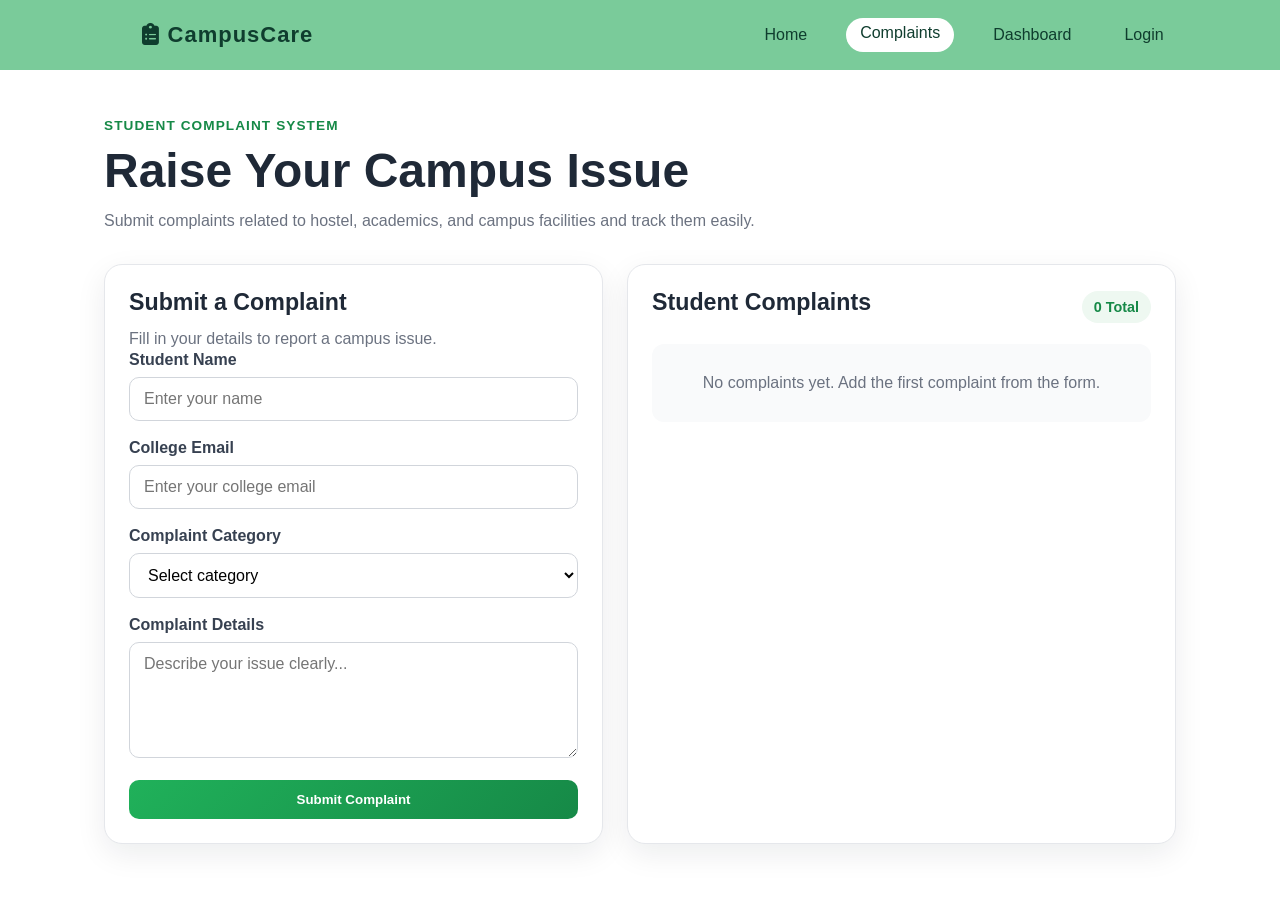
<file: index.html>
<!DOCTYPE html>
<html lang="en">
<head>
    <meta charset="UTF-8">
    <meta name="viewport" content="width=device-width, initial-scale=1.0">
    <title>Campus Complaint Management</title>
    <link rel="stylesheet" href="style.css">
        <link href="https://cdnjs.cloudflare.com/ajax/libs/font-awesome/6.4.0/css/all.min.css" rel="stylesheet">

</head>
<body>

    <!-- NAVBAR -->
    <nav class="topbar">
        <div class="brand"><i class="fa-solid fa-clipboard-list"></i> CampusCare</div>
        <div class="nav-links">
            <a href="home.html">Home</a>
            <a href="index.html" class="active">Complaints</a>
            <a href="dashboard.html">Dashboard</a>
            <a href="login.html">Login</a>
        </div>
    </nav>

    <!-- HERO -->
    <header class="hero hero-small">
        <div>
            <p class="eyebrow">Student Complaint System</p>
            <h1>Raise Your Campus Issue</h1>
            <p class="hero-text">
                Submit complaints related to hostel, academics, and campus facilities and track them easily.
            </p>
        </div>
    </header>

    <!-- MAIN -->
    <main class="page-shell two-column-layout">

        <!-- FORM -->
        <section class="panel form-panel">
            <h2>Submit a Complaint</h2>
            <p class="section-text">Fill in your details to report a campus issue.</p>

            <form id="complaintForm">

                <div class="form-group">
                    <label for="name">Student Name</label>
                    <input type="text" id="name" placeholder="Enter your name" required>
                </div>

                <div class="form-group">
                    <label for="email">College Email</label>
                    <input type="email" id="email" placeholder="Enter your college email" required>
                </div>

                <div class="form-group">
                    <label for="category">Complaint Category</label>
                    <select id="category" required>
                        <option value="">Select category</option>
                        <option> Hostel Issue</option>
                        <option> Academic Issue</option>
                        <option> Mess/Food Issue</option>
                        <option> Infrastructure</option>
                        <option> Other</option>
                    </select>
                </div>

                <div class="form-group">
                    <label for="complaint">Complaint Details</label>
                    <textarea id="complaint" placeholder="Describe your issue clearly..." rows="5" required></textarea>
                </div>

                <button type="submit" class="btn-submit">Submit Complaint</button>
            </form>
        </section>

        <!-- LIST -->
        <section class="panel complaints-panel">
            <div class="section-heading">
                <h2>Student Complaints</h2>
                <span class="count-badge"><span id="complaintCount">0</span> Total</span>
            </div>

            <div id="complaintsList" class="complaints-list">
                <p class="no-complaints">No complaints yet. Campus is peaceful </p>
            </div>
        </section>

    </main>

    <script src="script.js"></script>
</body>
</html>
</file>
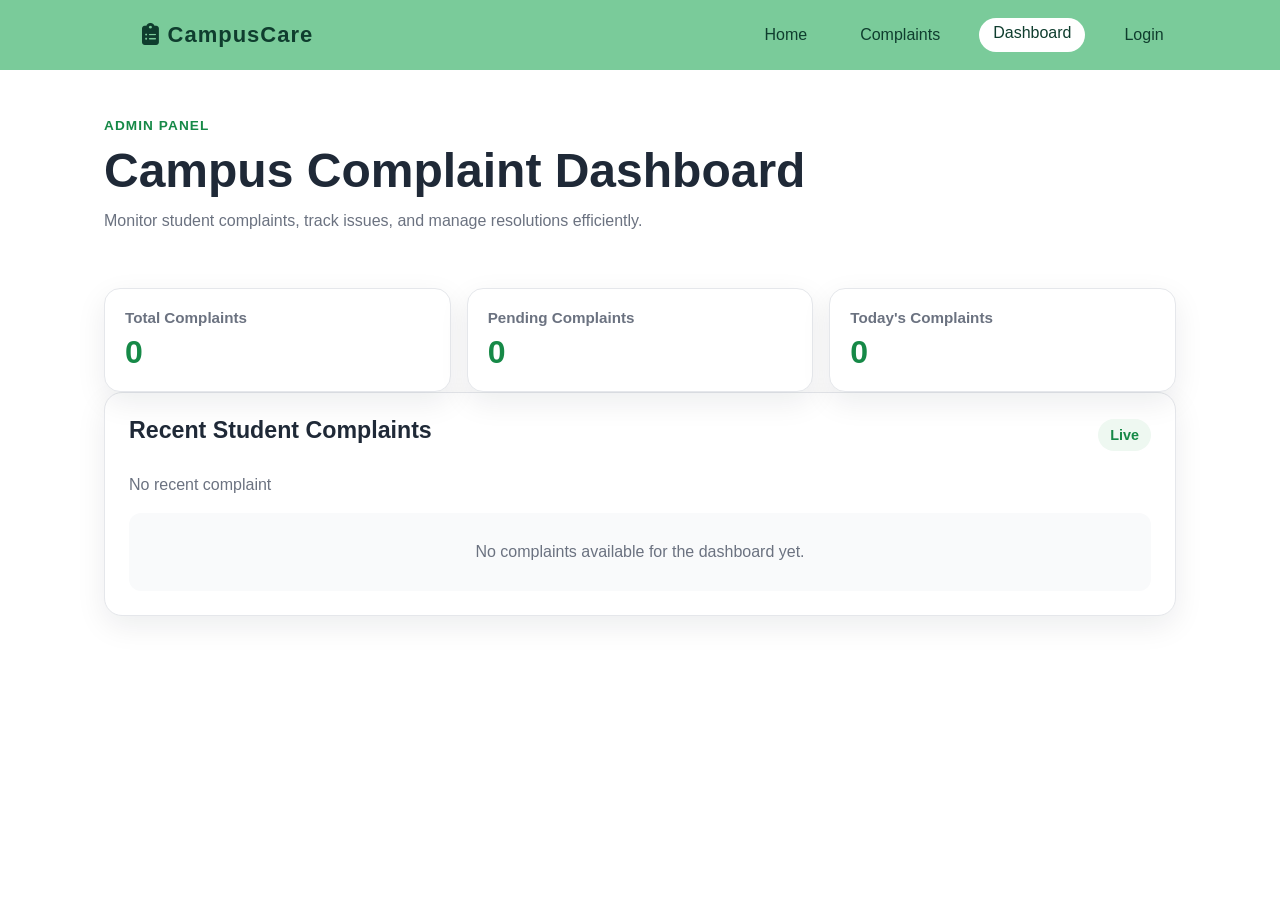
<file: dashboard.html>
<!DOCTYPE html>
<html lang="en">
<head>
    <meta charset="UTF-8">
    <meta name="viewport" content="width=device-width, initial-scale=1.0">
    <title>Dashboard | CampusCare</title>
    <link rel="stylesheet" href="style.css">
            <link href="https://cdnjs.cloudflare.com/ajax/libs/font-awesome/6.4.0/css/all.min.css" rel="stylesheet">

</head>
<body>

    <!-- NAVBAR -->
    <nav class="topbar">
        <div class="brand"><i class="fa-solid fa-clipboard-list"></i> CampusCare</div>
        <div class="nav-links">
            <a href="home.html">Home</a>
            <a href="index.html">Complaints</a>
            <a href="dashboard.html" class="active">Dashboard</a>
            <a href="login.html">Login</a>
        </div>
    </nav>

    <!-- HERO -->
    <header class="hero hero-small">
        <div>
            <p class="eyebrow">Admin Panel</p>
            <h1>Campus Complaint Dashboard</h1>
            <p class="hero-text">
                Monitor student complaints, track issues, and manage resolutions efficiently.
            </p>
        </div>
    </header>

    <!-- MAIN -->
    <main class="page-shell">

        <!-- STATS -->
        <section class="stats-grid">
            <div class="stat-card">
                <h3>Total Complaints</h3>
                <div class="stat-number" id="totalComplaints">0</div>
            </div>

            <div class="stat-card">
                <h3>Pending Complaints</h3>
                <div class="stat-number" id="openComplaints">0</div>
            </div>

            <div class="stat-card">
                <h3>Today's Complaints</h3>
                <div class="stat-number" id="todayComplaints">0</div>
            </div>
        </section>

        <!-- RECENT -->
        <section class="panel">
            <div class="section-heading">
                <h2>Recent Student Complaints</h2>
                <span class="count-badge">Live</span>
            </div>

            <p class="section-text" id="recentComplaintText">
                No recent complaints submitted.
            </p>

            <div id="dashboardComplaints" class="complaints-list" style="margin-top: 16px;">
                <div class="empty-state">
                    No complaints available yet. Campus is running smoothly 
                </div>
            </div>
        </section>

    </main>

    <script src="script.js"></script>
</body>
</html>
</file>
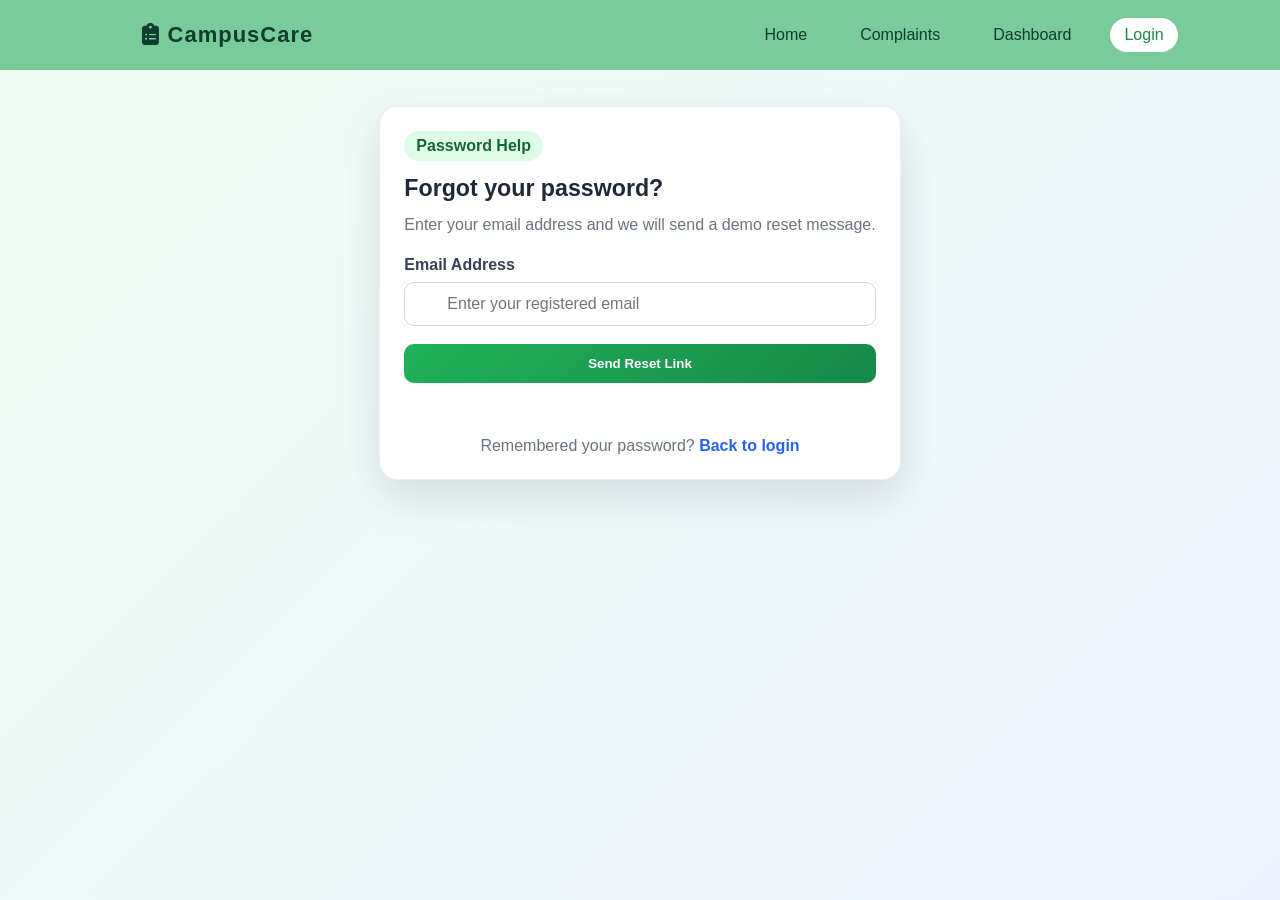
<file: forgot-password.html>
<!DOCTYPE html>
<html lang="en">
<head>
    <meta charset="UTF-8">
    <meta name="viewport" content="width=device-width, initial-scale=1.0">
    <title>Forgot Password | Mini Complaint System</title>
    <link rel="stylesheet" href="style.css">
        <link href="https://cdnjs.cloudflare.com/ajax/libs/font-awesome/6.4.0/css/all.min.css" rel="stylesheet">

</head>
<body class="auth-page" data-auth-page="true">
    <nav class="topbar">
        <div class="brand"><i class="fa-solid fa-clipboard-list"></i> CampusCare</div>
        <div class="nav-links">
            <a href="home.html">Home</a>
            <a href="index.html">Complaints</a>
            <a href="dashboard.html">Dashboard</a>
            <a href="login.html" id="authLink" class="auth-link">Login</a>
        </div>
    </nav>

    <main class="page-shell auth-wrapper">
        <section class="login-layout single-card-layout">
            <div class="panel login-card auth-card centered-card">
                <span class="auth-badge">Password Help</span>
                <h2>Forgot your password?</h2>
                <p class="section-text">Enter your email address and we will send a demo reset message.</p>

                <form id="forgotPasswordForm">
                    <div class="form-group">
                        <label for="forgotEmail">Email Address</label>
                        <div class="input-wrap">
                            <span class="input-icon"></span>
                            <input type="email" id="forgotEmail" placeholder="Enter your registered email" required>
                        </div>
                    </div>

                    <button type="submit" class="btn-submit">Send Reset Link</button>
                </form>

                <p id="forgotStatus" class="login-status"></p>

                <div class="auth-footer">
                    Remembered your password? <a href="login.html">Back to login</a>
                </div>
            </div>
        </section>
    </main>

    <script src="script.js"></script>
</body>
</html>
</file>
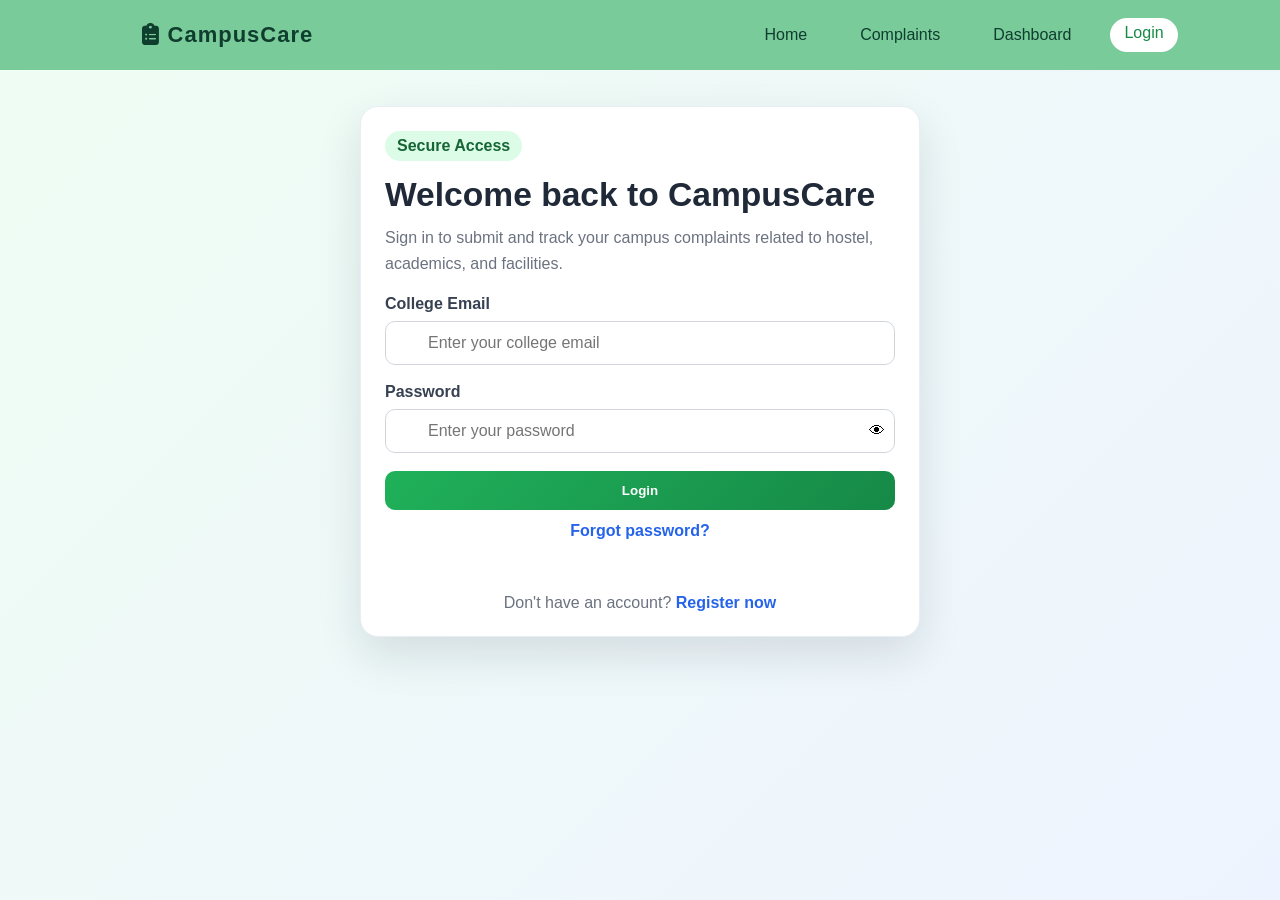
<file: login.html>
<!DOCTYPE html>
<html lang="en">
<head>
    <meta charset="UTF-8">
    <meta name="viewport" content="width=device-width, initial-scale=1.0">
    <title>Login | CampusCare</title>
    <link rel="stylesheet" href="style.css">
    <link href="https://cdnjs.cloudflare.com/ajax/libs/font-awesome/6.4.0/css/all.min.css" rel="stylesheet">
</head>
<body class="auth-page" data-auth-page="true">

    <!-- NAVBAR -->
    <nav class="topbar">
        <div class="brand"><i class="fa-solid fa-clipboard-list"></i> CampusCare</div>
        <div class="nav-links">
            <a href="home.html">Home</a>
            <a href="index.html">Complaints</a>
            <a href="dashboard.html">Dashboard</a>
            <a href="login.html" class="active auth-link">Login</a>
        </div>
    </nav>

    <!-- MAIN -->
    <main class="page-shell auth-wrapper">
        <section class="login-layout single-card-layout">
            <div class="panel login-card auth-card centered-card">

                <span class="auth-badge">Secure Access</span>

                <h1 class="auth-title">Welcome back to CampusCare</h1>

                <p class="section-text">
                    Sign in to submit and track your campus complaints related to hostel, academics, and facilities.
                </p>

                <!-- FORM -->
                <form id="loginForm" autocomplete="off">

                    <!-- hidden inputs to prevent autofill -->
                    <input type="text" style="display:none">
                    <input type="password" style="display:none">

                    <div class="form-group">
                        <label for="loginEmail">College Email</label>
                        <div class="input-wrap">
                            <input type="email" id="loginEmail" name="loginEmail"
                                   placeholder="Enter your college email"
                                   autocomplete="off" required>
                        </div>
                    </div>

                    <div class="form-group">
                        <label for="loginPassword">Password</label>
                        <div class="input-wrap password-wrap">
                            <input type="password" id="loginPassword" name="loginPassword"
                                   placeholder="Enter your password"
                                   autocomplete="new-password" required>
                            <button type="button" class="toggle-password" id="togglePassword">👁</button>
                        </div>
                    </div>

                    <button type="submit" class="btn-submit">Login</button>
                </form>

                <!-- OPTIONS -->
                <div class="auth-options">
                    <a href="forgot-password.html">Forgot password?</a>
                </div>

                <p id="loginStatus" class="login-status"></p>

                <!-- FOOTER -->
                <div class="auth-footer">
                    Don't have an account? <a href="register.html">Register now</a>
                </div>

            </div>
        </section>
    </main>

    <script src="script.js"></script>
</body>
</html>
</file>
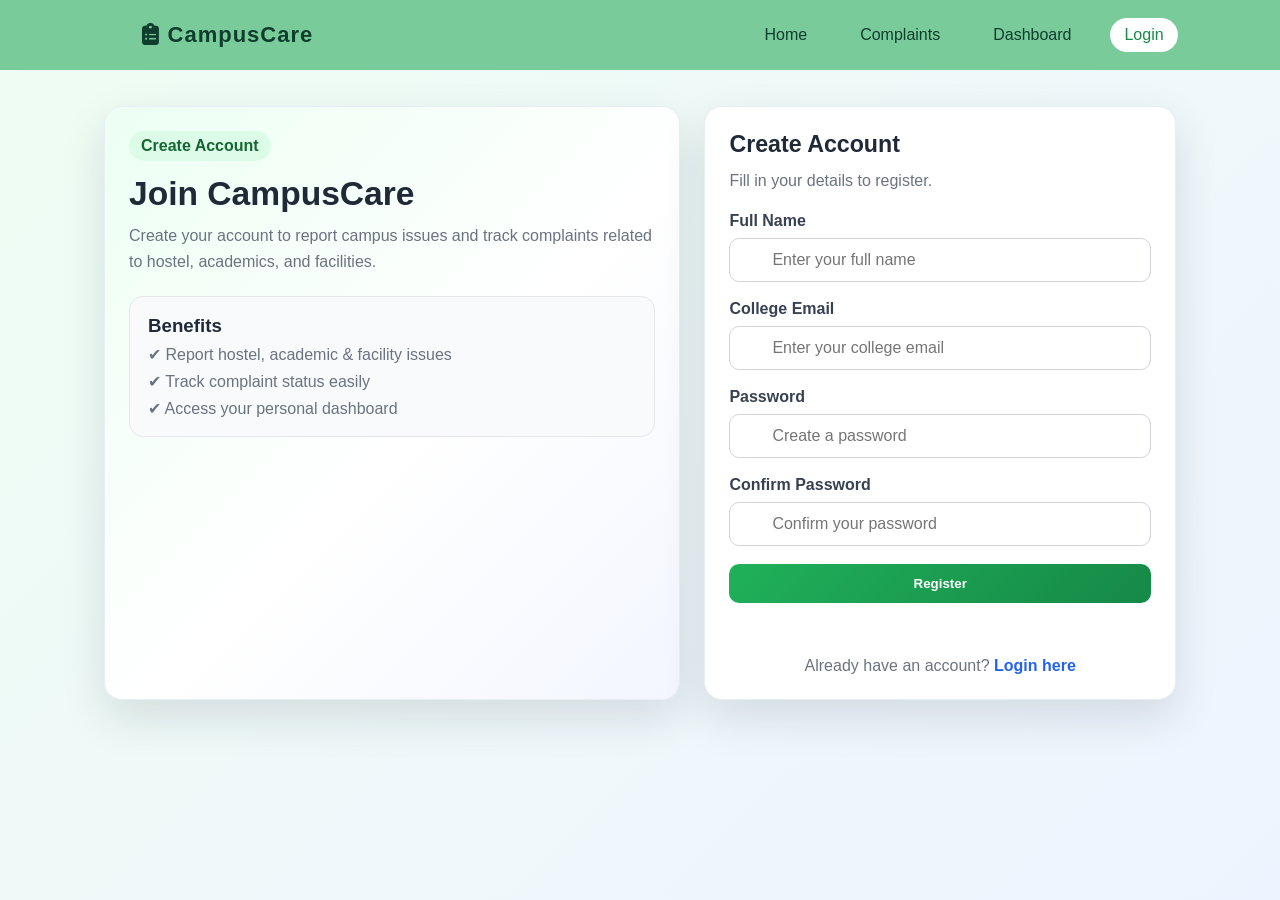
<file: register.html>
<!DOCTYPE html>
<html lang="en">
<head>
    <meta charset="UTF-8">
    <meta name="viewport" content="width=device-width, initial-scale=1.0">
    <title>Register | CampusCare</title>
    <link rel="stylesheet" href="style.css">
            <link href="https://cdnjs.cloudflare.com/ajax/libs/font-awesome/6.4.0/css/all.min.css" rel="stylesheet">

</head>
<body class="auth-page" data-auth-page="true">

    <!-- NAVBAR -->
    <nav class="topbar">
        <div class="brand"><i class="fa-solid fa-clipboard-list"></i> CampusCare</div>
        <div class="nav-links">
            <a href="home.html">Home</a>
            <a href="index.html">Complaints</a>
            <a href="dashboard.html">Dashboard</a>
            <a href="login.html" class="auth-link">Login</a>
        </div>
    </nav>

    <!-- MAIN -->
    <main class="page-shell auth-wrapper">
        <section class="login-layout">

            <!-- LEFT SIDE -->
            <div class="panel login-side auth-highlight">
                <span class="auth-badge">Create Account</span>
                <h1>Join CampusCare</h1>
                <p class="hero-text">
                    Create your account to report campus issues and track complaints related to hostel, academics, and facilities.
                </p>

                <div class="demo-credentials">
                    <h3>Benefits</h3>
                    <p>✔ Report hostel, academic & facility issues</p>
                    <p>✔ Track complaint status easily</p>
                    <p>✔ Access your personal dashboard</p>
                </div>
            </div>

            <!-- RIGHT SIDE FORM -->
            <div class="panel login-card auth-card">
                <h2>Create Account</h2>
                <p class="section-text">Fill in your details to register.</p>

                <form id="registerForm" autocomplete="off">

                    <!-- prevent autofill -->
                    <input type="text" style="display:none">
                    <input type="password" style="display:none">

                    <div class="form-group">
                        <label for="registerName">Full Name</label>
                        <div class="input-wrap">
                            <input type="text" id="registerName"
                                   placeholder="Enter your full name"
                                   autocomplete="off" required>
                        </div>
                    </div>

                    <div class="form-group">
                        <label for="registerEmail">College Email</label>
                        <div class="input-wrap">
                            <input type="email" id="registerEmail"
                                   placeholder="Enter your college email"
                                   autocomplete="off" required>
                        </div>
                    </div>

                    <div class="form-group">
                        <label for="registerPassword">Password</label>
                        <div class="input-wrap password-wrap">
                            <input type="password" id="registerPassword"
                                   placeholder="Create a password"
                                   autocomplete="new-password" required>
                        </div>
                    </div>

                    <div class="form-group">
                        <label for="confirmPassword">Confirm Password</label>
                        <div class="input-wrap password-wrap">
                            <input type="password" id="confirmPassword"
                                   placeholder="Confirm your password"
                                   autocomplete="new-password" required>
                        </div>
                    </div>

                    <button type="submit" class="btn-submit">Register</button>
                </form>

                <p id="registerStatus" class="login-status"></p>

                <div class="auth-footer">
                    Already have an account? <a href="login.html">Login here</a>
                </div>
            </div>

        </section>
    </main>

    <script src="script.js"></script>
</body>
</html>
</file>
<file: style.css>
/* HERO MODERN */
.hero-modern {
    display: flex;
    align-items: center;
    justify-content: space-between;
    padding: 80px 8%;
    background: #f8fafc; /* light clean bg */
}

.hero-left {
    max-width: 50%;
}
/* HERO TEXT FIX */
.hero-left h1 {
    font-size: 48px;   /* 👈 bigger */
    font-weight: 700;
    line-height: 1.2;
    color: #1f2937;
    margin-bottom: 20px;
}

.hero-left p {
    font-size: 18px;   /* 👈 bigger */
    color: #4b5563;
    line-height: 1.6;
    margin-bottom: 30px;
}

.hero-buttons {
    display: flex;
    gap: 15px;
}

.btn-primary,
.btn-outline {
    padding: 14px 26px;   /* bigger buttons */
    font-size: 16px;
    font-weight: 600;
}
.hero-right img {
    width: 400px;
}

/* FEATURES */
/* FEATURE SECTION */
.features {
    padding: 60px 10%;
    text-align: center;
    background: #f8fafc;
}

.features h2 {
    margin-bottom: 40px;
    font-size: 28px;
}

/* GRID */
.feature-grid {
    display: flex;
    gap: 30px;
    justify-content: center;
}

/* CARD DESIGN (MATCHES STATS STYLE) */
.feature-card {
    background: white;
    padding: 25px;
    border-radius: 16px;
    width: 280px;
    text-align: center;
    box-shadow: 0 10px 25px rgba(0,0,0,0.08);
    transition: all 0.3s ease;
    border: 1px solid #eee;
}

/* HOVER EFFECT */
.feature-card:hover {
    transform: translateY(-8px);
    box-shadow: 0 15px 35px rgba(0,0,0,0.12);
}

/* ICON STYLE */
.feature-card h3 {
    font-size: 18px;
    margin-bottom: 10px;
}

/* TEXT */
.feature-card p {
    color: #666;
    font-size: 14px;
    line-height: 1.5;
}

/* STATS */
/* MODERN STATS SECTION */
.stats {
    display: flex;
    justify-content: center;
    gap: 30px;
    padding: 60px 10%;
    background: #f8fafc;
}

.stat-box {
    background: white;
    padding: 25px 35px;
    border-radius: 16px;
    width: 220px;
    text-align: center;
    box-shadow: 0 10px 25px rgba(0,0,0,0.08);
    transition: 0.3s;
}

.stat-box:hover {
    transform: translateY(-5px);
}

.stat-box h2 {
    font-size: 32px;
    color: #4f46e5;
    margin-bottom: 8px;
}

.stat-box p {
    color: #666;
    font-size: 14px;
}

.stat-box h2 {
    font-size: 28px;
    color: #4f46e5;
}
:root {
    --primary: #20b15a;
    --primary-dark: #168947;
    --secondary: #1f2937;
    --accent: #eef8f1;
    --text: #1f2937;
    --muted: #6b7280;
    --white: #ffffff;
    --border: #e5e7eb;
    --shadow: 0 10px 30px rgba(15, 23, 42, 0.08);
}

* {
    margin: 0;
    padding: 0;
    box-sizing: border-box;
}

body {
    font-family: 'Segoe UI', Tahoma, Geneva, Verdana, sans-serif;
    color: var(--text);
    min-height: 100vh;
    body {
    margin: 0;
    background: #ffffff; /* 👈 clean white */
}
}

body.auth-page {
    background: linear-gradient(135deg, #effdf3 0%, #eef4ff 100%);
}

a {
    text-decoration: none;
}

.topbar {
    display: flex;
    align-items: center;
    justify-content: space-between;
    padding: 20px 80px;   /* 👈 equal left-right space */
    background: #7acb9a;
   
}

.brand {
    font-size: 50px;
    font-weight: 900;
    color: #0f3d2e;
    margin-left: 40px;  /* 👈 THIS fixes your issue */
    letter-spacing: 1px;
    
}

.nav-links {
    display: flex;
    gap: 10px;
    flex-wrap: wrap;
}

.nav-links a {
    font-size: 16px;
    color: #184b28;
    font-weight: 600;
    padding: 8px 14px;
    border-radius: 999px;
    transition: 0.2s ease;
}

.nav-links a:hover,
.nav-links a.active {
    background: rgba(255, 255, 255, 0.85);
}

.auth-link {
    background: #ffffff;
    color: var(--primary-dark) !important;
}

.hero {
    max-width: 1200px;
    margin: 0 auto;
    padding: 48px 5% 20px;
}

.hero-small {
    padding-bottom: 10px;
}

.eyebrow {
    color: var(--primary-dark);
    font-weight: 700;
    text-transform: uppercase;
    letter-spacing: 0.08em;
    margin-bottom: 10px;
    font-size: 0.85rem;
}

.hero h1 {
    font-size: clamp(2rem, 4vw, 3rem);
    margin-bottom: 10px;
}

.hero-text,
.section-text {
    color: var(--muted);
    line-height: 1.6;
}

.page-shell {
    max-width: 1200px;
    margin: 0 auto;
    padding: 20px 5% 50px;
}

.two-column-layout {
    display: grid;
    grid-template-columns: 1fr 1.1fr;
    gap: 24px;
}

.panel {
    background: var(--white);
    border: 1px solid var(--border);
    border-radius: 18px;
    padding: 24px;
    box-shadow: var(--shadow);
}

.section-heading {
    display: flex;
    align-items: center;
    justify-content: space-between;
    gap: 12px;
    margin-bottom: 18px;
}

.count-badge {
    background: var(--accent);
    color: var(--primary-dark);
    padding: 8px 12px;
    border-radius: 999px;
    font-size: 0.9rem;
    font-weight: 700;
}

h2 {
    margin-bottom: 10px;
    font-size: 1.45rem;
}

.form-group {
    margin-bottom: 18px;
}

label {
    display: block;
    font-weight: 600;
    margin-bottom: 8px;
    color: #374151;
}

input,
select,
textarea {
    width: 100%;
    padding: 12px 14px;
    border: 1px solid #d1d5db;
    border-radius: 10px;
    font-family: inherit;
    font-size: 1rem;
    background: #fff;
}

.input-wrap {
    position: relative;
}

.input-icon {
    position: absolute;
    left: 12px;
    top: 50%;
    transform: translateY(-50%);
    font-size: 0.95rem;
    opacity: 0.75;
}

.input-wrap input {
    padding-left: 42px;
}

.password-wrap input {
    padding-right: 44px;
}

.toggle-password {
    position: absolute;
    right: 10px;
    top: 50%;
    transform: translateY(-50%);
    border: none;
    background: transparent;
    cursor: pointer;
    font-size: 1rem;
}

input:focus,
select:focus,
textarea:focus {
    outline: none;
    border-color: var(--primary);
    box-shadow: 0 0 0 3px rgba(32, 177, 90, 0.15);
}

.btn-submit,
.btn-primary,
.btn-secondary,
.btn-delete {
    border: none;
    border-radius: 10px;
    cursor: pointer;
    font-weight: 700;
    transition: 0.2s ease;
}

.btn-submit,
.btn-primary {
    background: linear-gradient(135deg, var(--primary), var(--primary-dark));
    color: white;
    padding: 12px 18px;
}

.btn-submit {
    width: 100%;
}

.btn-secondary {
    background: #e5e7eb;
    color: #1f2937;
    padding: 12px 18px;
}

.btn-submit:hover,
.btn-primary:hover,
.btn-secondary:hover,
.btn-delete:hover {
    transform: translateY(-1px);
}

.quick-actions {
    display: flex;
    gap: 12px;
    flex-wrap: wrap;
    margin-top: 20px;
}

.stats-grid {
    display: grid;
    grid-template-columns: repeat(3, 1fr);
    gap: 16px;
    margin-top: 24px;
}

.stat-card {
    background: white;
    border: 1px solid var(--border);
    border-radius: 16px;
    padding: 20px;
    box-shadow: var(--shadow);
}

.stat-card h3 {
    font-size: 0.95rem;
    color: var(--muted);
    margin-bottom: 8px;
}

.stat-number {
    font-size: 2rem;
    font-weight: 800;
    color: var(--primary-dark);
}

.info-grid {
    display: grid;
    grid-template-columns: repeat(3, 1fr);
    gap: 20px;
}

.info-card {
    background: white;
    border-radius: 16px;
    padding: 22px;
    border: 1px solid var(--border);
    box-shadow: var(--shadow);
}

.info-card p {
    margin-top: 8px;
    color: var(--muted);
    line-height: 1.6;
}

.home-image-section {
    margin-bottom: 20px;
    padding: 20px;
    text-align: center;
}

.home-feature-image {
    width: auto;
    max-width: 100%;
    max-height: 420px;
    object-fit: contain;
    border-radius: 14px;
    display: inline-block;
}

.complaints-list {
    display: grid;
    gap: 16px;
}

.complaint-card {
    background: #f9fafb;
    border-left: 5px solid var(--primary);
    padding: 18px;
    border-radius: 12px;
}

.complaint-header {
    display: flex;
    justify-content: space-between;
    align-items: flex-start;
    gap: 12px;
    margin-bottom: 10px;
}

.complaint-name {
    font-weight: 700;
    font-size: 1.05rem;
}

.complaint-category {
    display: inline-block;
    background: #dcfce7;
    color: #166534;
    padding: 5px 10px;
    border-radius: 999px;
    font-size: 0.8rem;
    font-weight: 700;
}

.complaint-meta {
    display: flex;
    flex-wrap: wrap;
    gap: 12px;
    margin-bottom: 10px;
    color: var(--muted);
    font-size: 0.92rem;
}

.complaint-email {
    color: #2563eb;
}

.complaint-text {
    color: #4b5563;
    line-height: 1.6;
    margin-bottom: 12px;
}

.complaint-actions {
    display: flex;
    gap: 10px;
    align-items: center;
    justify-content: space-between;
    flex-wrap: wrap;
}

.status-pill {
    background: #fef3c7;
    color: #92400e;
    padding: 5px 10px;
    border-radius: 999px;
    font-size: 0.82rem;
    font-weight: 700;
}

.btn-delete {
    background: #ef4444;
    color: white;
    padding: 8px 14px;
}

.no-complaints,
.empty-state {
    text-align: center;
    color: var(--muted);
    padding: 30px 10px;
    background: #f9fafb;
    border-radius: 12px;
}

.activity-list {
    margin-top: 14px;
    display: grid;
    gap: 12px;
}

.activity-item {
    padding: 14px;
    border-radius: 12px;
    background: #f9fafb;
    border: 1px solid var(--border);
}

.activity-item strong {
    display: block;
    margin-bottom: 4px;
}

.auth-wrapper {
    padding-top: 36px;
}

.login-layout {
    display: grid;
    grid-template-columns: 1.1fr 0.9fr;
    gap: 24px;
    align-items: stretch;
}

.single-card-layout {
    grid-template-columns: 1fr;
    max-width: 680px;
    margin: 0 auto;
}

.auth-highlight {
    background: linear-gradient(135deg, #ecfff3 0%, #ffffff 55%, #f3f6ff 100%);
}

.login-side,
.auth-card {
    overflow: hidden;
    box-shadow: 0 18px 45px rgba(15, 23, 42, 0.12);
    border: 1px solid #e8eef5;
}

.auth-badge {
    display: inline-block;
    padding: 6px 12px;
    border-radius: 999px;
    background: #dcfce7;
    color: #166534;
    font-weight: 800;
    margin-bottom: 14px;
}

.login-side h1 {
    font-size: 2.1rem;
    margin-bottom: 10px;
}

.login-card form {
    margin-top: 18px;
}

.centered-card {
    max-width: 560px;
    margin: 0 auto;
}

.auth-title {
    font-size: 2.1rem;
    line-height: 1.2;
    margin-bottom: 10px;
}

.demo-credentials {
    margin-top: 22px;
    padding: 18px;
    border-radius: 14px;
    background: #f8fafc;
    border: 1px solid #e5e7eb;
}

.demo-credentials h3 {
    margin-bottom: 8px;
}

.demo-credentials p {
    margin-top: 8px;
    color: var(--muted);
}

.auth-options {
    display: flex;
    justify-content: center;
    margin-top: 12px;
}

.auth-options a,
.auth-footer a {
    color: #2563eb;
    font-weight: 700;
}

.auth-footer {
    margin-top: 16px;
    color: var(--muted);
    text-align: center;
}

.auth-card .section-text {
    margin-bottom: 16px;
}

.login-status {
    margin-top: 14px;
    min-height: 24px;
    font-weight: 700;
}

.login-status.error {
    color: #dc2626;
}

.login-status.success {
    color: var(--primary-dark);
}

@media (max-width: 900px) {
    .two-column-layout,
    .stats-grid,
    .info-grid,
    .login-layout {
        grid-template-columns: 1fr;
    }
}


    /* NAVBAR FIX */
/* NAVBAR FIX */
.topbar {
    display: flex;
    justify-content: space-between;
    align-items: center;
    padding: 18px 8%;
    background: #7acb9a;
}

/* BRAND */
.brand {
    font-size: 22px;
    font-weight: bold;
    color: #0f3d2e;
}

/* NAV LINKS */
.nav-links {
    display: flex;
    gap: 25px;
}

.nav-links a {
    text-decoration: none;
    color: #0f3d2e;
    font-weight: 500;
}

/* ACTIVE LINK */
.nav-links a.active {
    background: #ffffff;
    padding: 6px 14px;
    border-radius: 20px;
}
</file>
